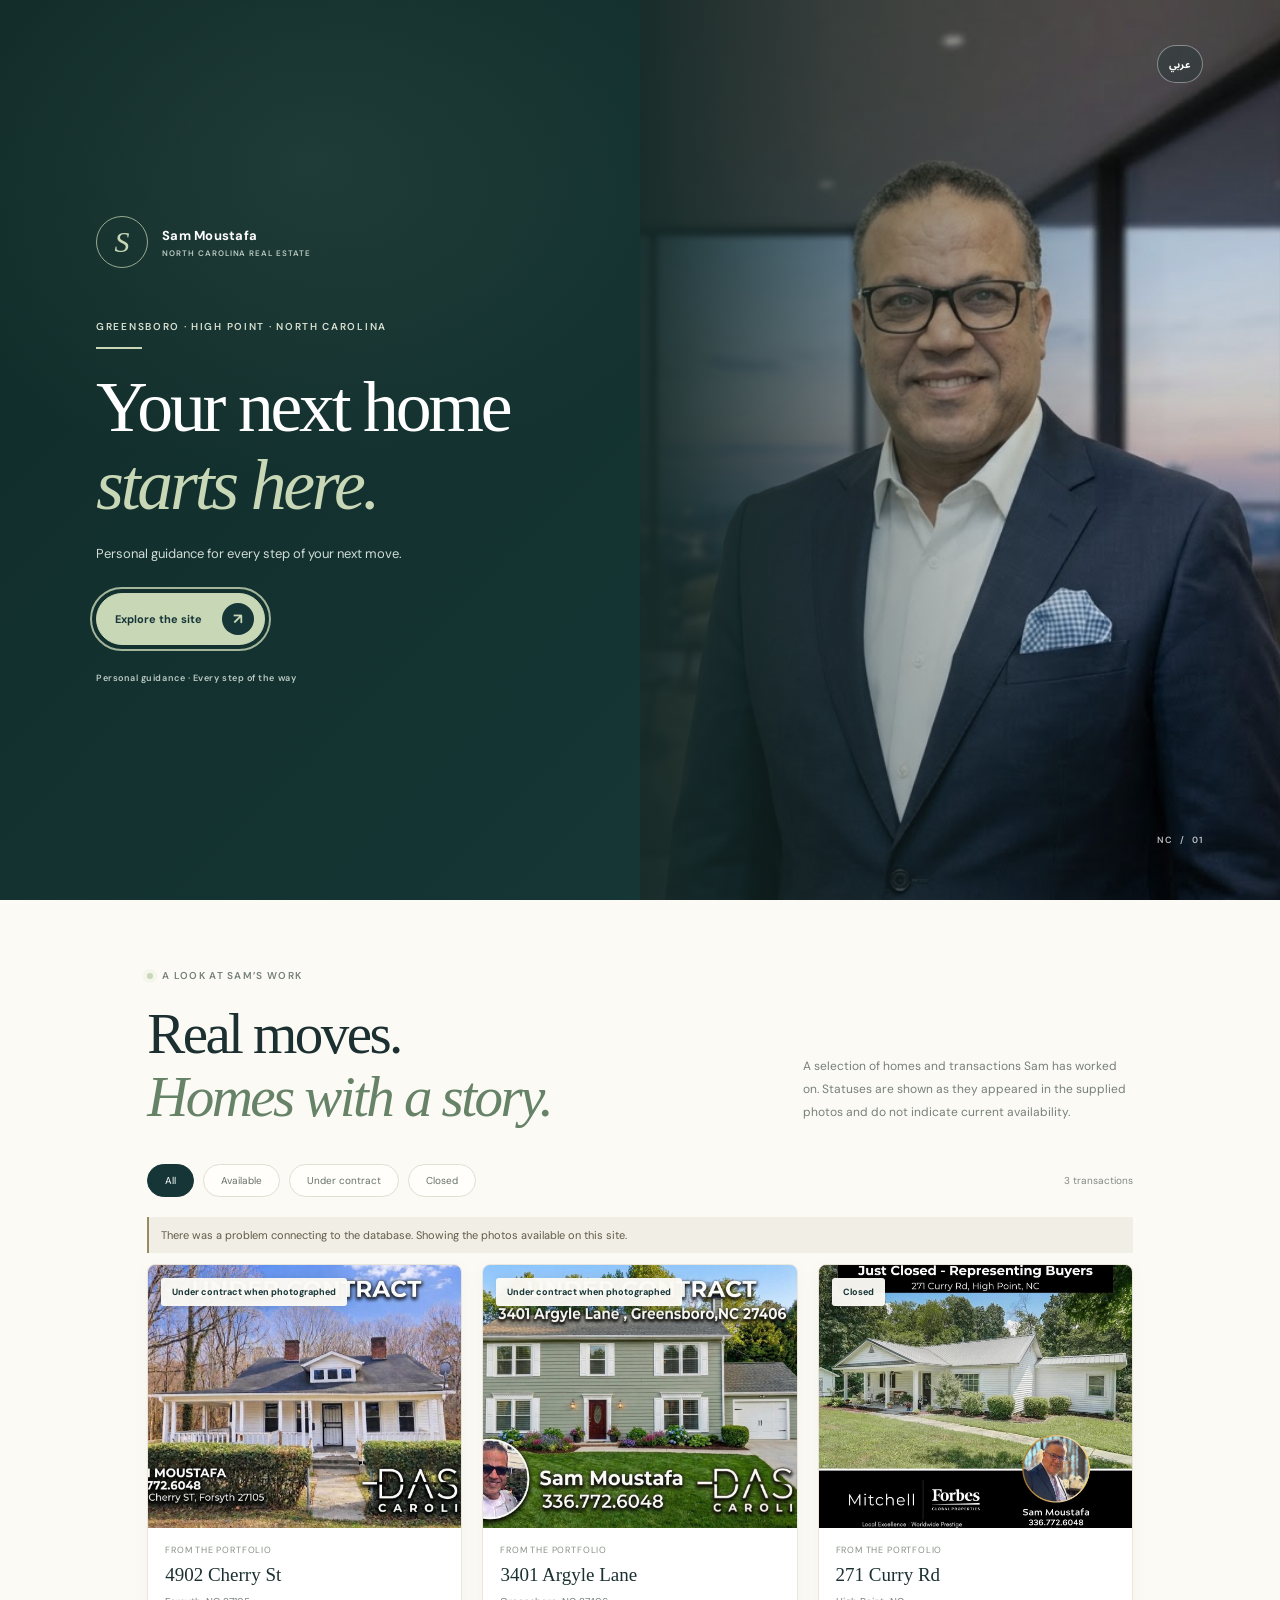
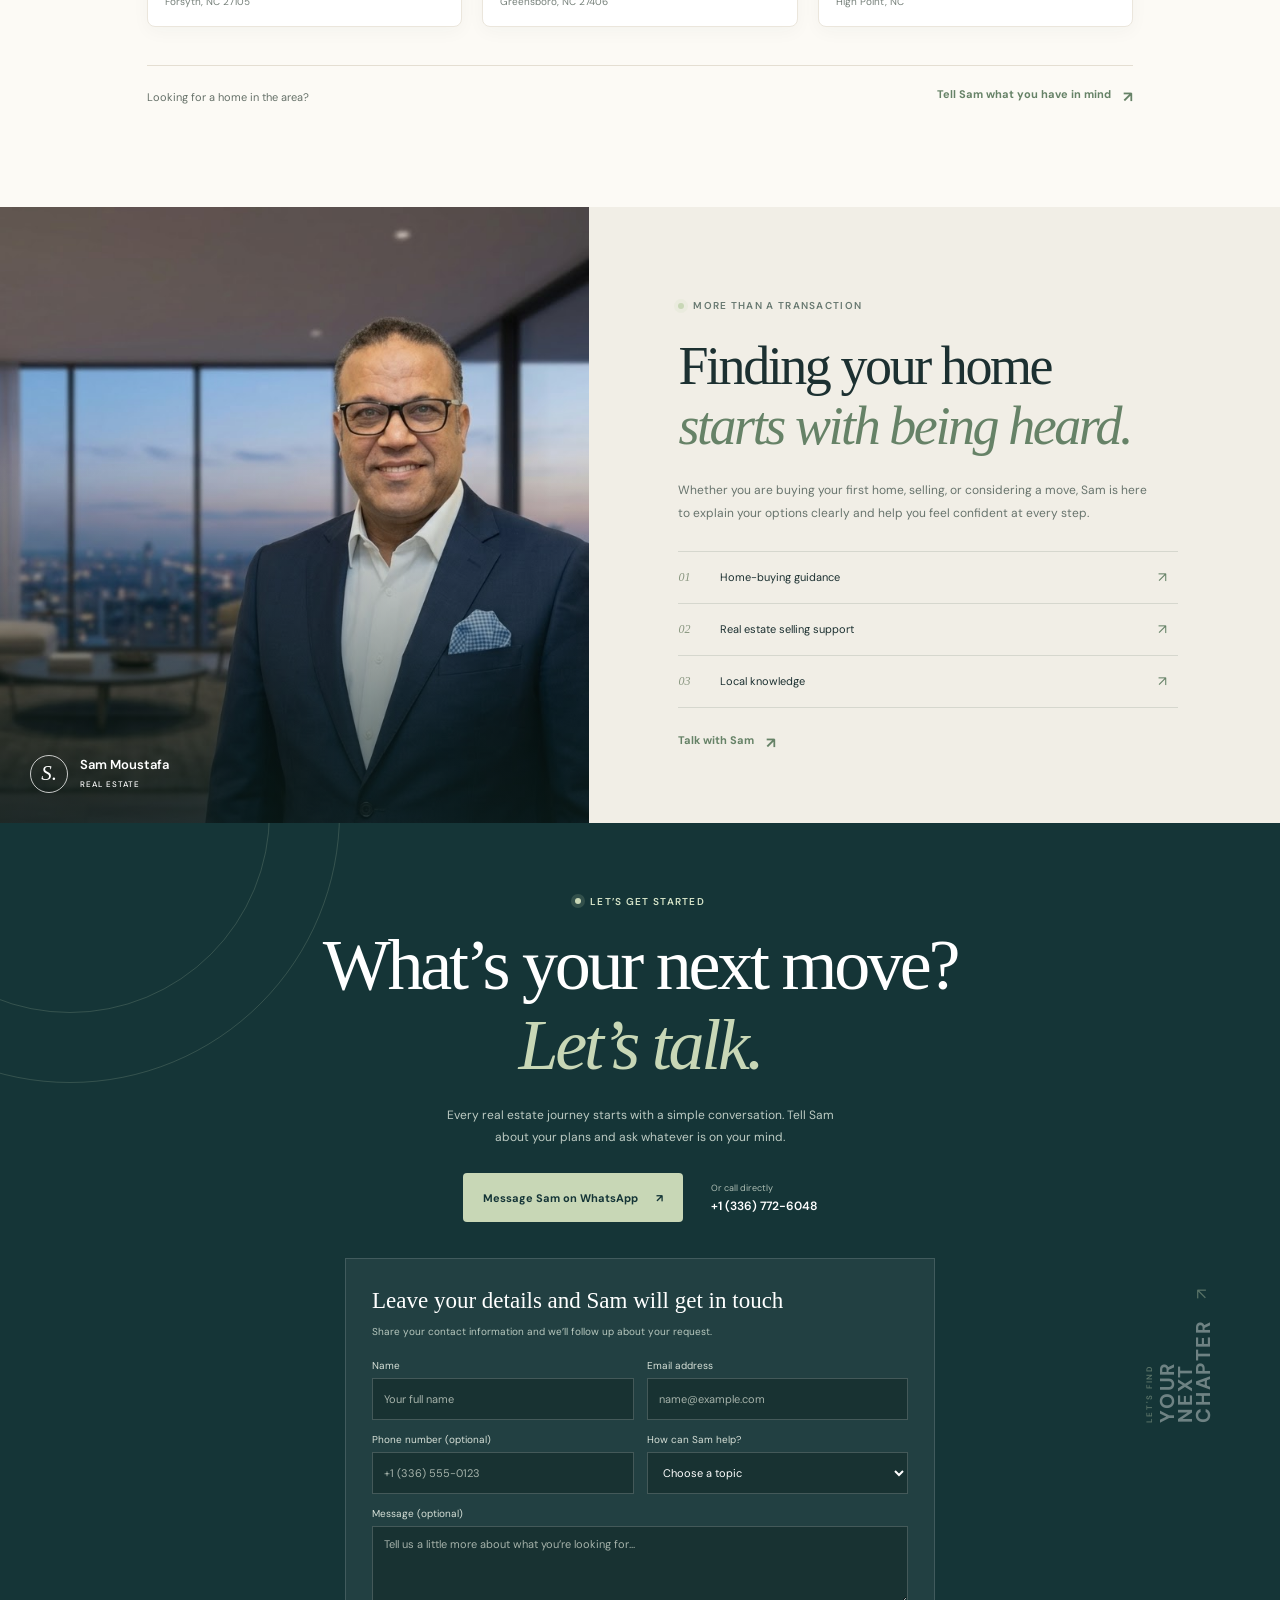
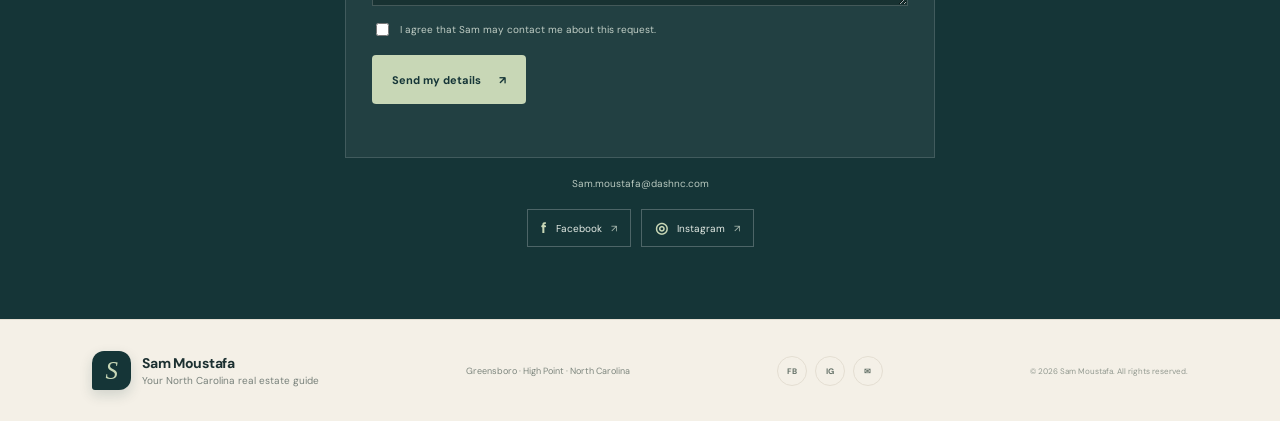
<file: index.html>
<!doctype html>
<html lang="en" dir="ltr">
<head>
  <meta charset="utf-8">
  <meta name="viewport" content="width=device-width, initial-scale=1">
  <meta name="theme-color" content="#153537">
  <meta name="description" content="Sam Moustafa, your real estate guide in Greensboro and High Point, North Carolina.">
  <title>Sam Moustafa | North Carolina Real Estate</title>
  <link rel="stylesheet" href="style.css">
  <script src="supabase-config.js"></script>
  <script src="script.js" defer></script>
</head>
<body>

  <div class="intro-screen" id="introScreen" role="dialog" aria-modal="true" aria-labelledby="introTitle" aria-hidden="true">
    <div class="intro-backdrop" aria-hidden="true"></div>
    <button class="intro-language-toggle" id="introLanguageToggle" type="button" aria-label="Switch language">عربي</button>
    <div class="intro-content">
      <div class="intro-brand">
        <span class="intro-mark" aria-hidden="true">S</span>
        <span class="intro-brand-copy"><strong>Sam Moustafa</strong><small data-i18n="introBrandSubtitle">عقارات · كارولاينا الشمالية</small></span>
      </div>
      <p class="intro-kicker" data-i18n="introKicker">جرينزبورو · هاي بوينت · كارولاينا الشمالية</p>
      <span class="intro-rule" aria-hidden="true"></span>
      <h1 id="introTitle" data-i18n="introTitle">بيتك القادم<br><em>يبدأ بخطوة صح.</em></h1>
      <p class="intro-copy" data-i18n="introCopy">نساعدك تلاقي المكان المناسب وتبدأ رحلتك العقارية بثقة.</p>
      <button class="intro-enter" id="introEnter" type="button">
        <span data-i18n="introEnter">اكتشف الموقع</span><span aria-hidden="true">↗</span>
      </button>
      <p class="intro-signature" data-i18n="introFoot">خدمة شخصية · إرشاد واضح · خطوة بخطوة</p>
    </div>
    <span class="intro-index" aria-hidden="true">NC&nbsp; / &nbsp;01</span>
  </div>

  <header class="site-header">
    <a class="brand" href="#home" aria-label="Sam Moustafa home">
      <span class="brand-mark" aria-hidden="true">S</span>
      <span class="brand-copy"><strong>Sam Moustafa</strong><small data-i18n="brandSubtitle">مستشارك العقاري في كارولاينا الشمالية</small></span>
    </a>
    <nav class="main-nav" aria-label="Main navigation">
      <a href="#homes" data-i18n="navHomes">عقارات وصفقات</a>
      <a href="#about" data-i18n="navAbout">عن سام</a>
      <a href="#contact" data-i18n="navContact">تواصل</a>
    </nav>
    <div class="header-actions">
      <button class="language-toggle" id="languageToggle" type="button" aria-label="Switch language">EN</button>
      <a class="header-call" href="tel:+13367726048" data-i18n="call">اتصل بسام</a>
      <button class="menu-toggle" id="menuToggle" type="button" aria-label="Open menu" aria-expanded="false"><span></span><span></span></button>
    </div>
  </header>

  <main>
    <section class="hero" id="home">
      <div class="hero-image" role="img" aria-label="Sam Moustafa, real estate professional">
        <div class="hero-shade"></div>
      </div>
      <div class="hero-content">
        <p class="eyebrow"><span class="eyebrow-dot"></span><span data-i18n="heroEyebrow">عقارات في Greensboro وHigh Point</span></p>
        <h1 data-i18n="heroTitle">بيتك القادم<br><em>يبدأ باختيار صح.</em></h1>
        <p class="hero-intro" data-i18n="heroIntro">سام مصطفى يساعدك تلاقي المكان المناسب وتاخد خطواتك العقارية بثقة — من أول سؤال لحد استلام المفتاح.</p>
        <div class="hero-actions">
          <a class="button button-primary" href="#homes"><span data-i18n="exploreHomes">اكتشف الصفقات</span><span aria-hidden="true">↙</span></a>
          <a class="button button-quiet" href="https://wa.me/13367726048?text=Hello%20Sam%2C%20I%27m%20interested%20in%20real%20estate%20in%20North%20Carolina." target="_blank" rel="noopener noreferrer"><span class="whatsapp-icon" aria-hidden="true">↗</span><span data-i18n="whatsappCta">ابدأ محادثة واتساب</span></a>
        </div>
        <div class="hero-note"><span class="note-line"></span><span data-i18n="heroNote">تواصل مباشر. إرشاد واضح. خطوة بخطوة.</span></div>
      </div>
      <div class="hero-stamp" aria-hidden="true"><span>NC</span><small>REAL<br>ESTATE</small></div>
      <a class="scroll-cue" href="#homes"><span></span><small data-i18n="scroll">استكشف</small></a>
    </section>

    <section class="intro-strip" aria-label="Service areas">
      <div class="strip-label" data-i18n="serving">أخدم مجتمعات</div>
      <div class="strip-city">GREENSBORO <span>·</span> HIGH POINT <span>·</span> NORTH CAROLINA</div>
      <div class="strip-mark">LOCAL KNOWLEDGE <span>✳</span> PERSONAL SERVICE</div>
    </section>

    <section class="homes-section section-pad" id="homes">
      <div class="section-heading">
        <div>
          <p class="eyebrow eyebrow-dark"><span class="eyebrow-dot"></span><span data-i18n="portfolioLabel">من سجلّ أعمال سام</span></p>
          <h2 data-i18n="homesTitle">خطوات حقيقية<br><em>وبيوت لها حكاية.</em></h2>
        </div>
        <p class="section-description" data-i18n="homesDescription">مجموعة من العقارات والصفقات التي شارك سام في إنجازها. الحالات الموضحة هي كما وردت في الصور المرسلة، وليست إعلانًا عن توفر العقار الآن.</p>
      </div>
      <div class="filter-row" role="group" aria-label="Filter properties">
        <button class="filter-button is-active" type="button" data-filter="all" data-i18n="filterAll">الكل</button>
        <button class="filter-button" type="button" data-filter="available" data-i18n="filterAvailable">متاح</button>
        <button class="filter-button" type="button" data-filter="under_contract" data-i18n="filterContract">تحت العقد</button>
        <button class="filter-button" type="button" data-filter="closed" data-i18n="filterClosed">تم الإغلاق</button>
        <span class="results-count" id="resultsCount" aria-live="polite"></span>
      </div>
      <p class="site-notice" id="siteNotice" role="status" hidden></p>
      <div class="property-grid" id="propertyGrid" aria-live="polite"></div>
      <div class="portfolio-cta">
        <span data-i18n="lookingForHome">بتدور على بيت في المنطقة؟</span>
        <a href="https://wa.me/13367726048?text=Hello%20Sam%2C%20I%27m%20looking%20for%20a%20home%20in%20North%20Carolina." target="_blank" rel="noopener noreferrer"><span data-i18n="tellUs">احكي لسام عن اللي بتدور عليه</span><span aria-hidden="true">↗</span></a>
      </div>
    </section>

    <section class="about-section" id="about">
      <div class="about-photo">
        <img src="imeges/1791317558139.jpg.jpeg" alt="Sam Moustafa" loading="lazy">
        <div class="photo-caption"><span class="caption-mark">S.</span><span>Sam Moustafa<br><small>REAL ESTATE</small></span></div>
      </div>
      <div class="about-content">
        <p class="eyebrow"><span class="eyebrow-dot"></span><span data-i18n="aboutLabel">أكتر من مجرد صفقة</span></p>
        <h2 data-i18n="aboutTitle">اختيار بيتك<br><em>يستاهل حد يسمعك.</em></h2>
        <p class="about-copy" data-i18n="aboutCopy">سواء بتشتري بيتك الأول، بتبيع، أو بتفكر تنتقل لمنطقة جديدة، سام موجود عشان يشرح لك الخيارات بوضوح ويساعدك تمشي في كل خطوة وأنت مطمّن.</p>
        <div class="service-list">
          <div><span>01</span><p data-i18n="serviceBuy">مساعدة في شراء منزل</p><b aria-hidden="true">↗</b></div>
          <div><span>02</span><p data-i18n="serviceSell">إرشاد في بيع العقارات</p><b aria-hidden="true">↗</b></div>
          <div><span>03</span><p data-i18n="serviceLocal">معرفة محلية بالمنطقة</p><b aria-hidden="true">↗</b></div>
        </div>
        <a class="text-link" href="tel:+13367726048"><span data-i18n="talkToSam">اتكلم مع سام</span><span aria-hidden="true">↗</span></a>
      </div>
    </section>

    <section class="contact-section" id="contact">
      <div class="contact-orb orb-one"></div><div class="contact-orb orb-two"></div>
      <div class="contact-inner">
        <p class="eyebrow"><span class="eyebrow-dot"></span><span data-i18n="contactLabel">خلّينا نبدأ</span></p>
        <h2 data-i18n="contactTitle">الخطوة الجاية؟<br><em>خلّينا نتكلم.</em></h2>
        <p data-i18n="contactCopy">كل رحلة عقارية بتبدأ بمحادثة بسيطة. احكي لسام عن خططك واسأله أي سؤال في بالك.</p>
        <div class="contact-actions">
          <a class="button button-light" href="https://wa.me/13367726048?text=Hello%20Sam%2C%20I%27d%20like%20to%20talk%20about%20real%20estate." target="_blank" rel="noopener noreferrer"><span data-i18n="messageWhatsApp">راسل سام على واتساب</span><span aria-hidden="true">↗</span></a>
          <a class="contact-phone" href="tel:+13367726048"><small data-i18n="callDirectly">أو اتصل مباشرة</small><strong>+1 (336) 772-6048</strong></a>
        </div>
        <form class="lead-form" id="leadForm">
          <div class="form-heading">
            <h3 data-i18n="formTitle">سيب بياناتك وسام هيتواصل معاك</h3>
            <p data-i18n="formIntro">اكتب معلومات التواصل وهنرجع لك بخصوص طلبك.</p>
          </div>
          <div class="form-grid">
            <label class="form-field">
              <span data-i18n="nameLabel">الاسم</span>
              <input name="name" type="text" autocomplete="name" maxlength="100" required data-i18n-placeholder="namePlaceholder" placeholder="اسمك بالكامل">
            </label>
            <label class="form-field">
              <span data-i18n="emailLabel">البريد الإلكتروني</span>
              <input name="email" type="email" autocomplete="email" maxlength="254" required data-i18n-placeholder="emailPlaceholder" placeholder="name@example.com">
            </label>
            <label class="form-field">
              <span data-i18n="phoneLabel">رقم الهاتف (اختياري)</span>
              <input name="phone" type="tel" autocomplete="tel" maxlength="30" data-i18n-placeholder="phonePlaceholder" placeholder="+1 (336) 555-0123">
            </label>
            <label class="form-field">
              <span data-i18n="interestLabel">كيف يقدر سام يساعدك؟</span>
              <select name="interest">
                <option value="" data-i18n="interestDefault">اختر طلبك</option>
                <option value="buy" data-i18n="interestBuy">شراء منزل</option>
                <option value="sell" data-i18n="interestSell">بيع منزل</option>
                <option value="other" data-i18n="interestOther">استفسار آخر</option>
              </select>
            </label>
            <label class="form-field form-field-wide">
              <span data-i18n="messageLabel">رسالتك (اختياري)</span>
              <textarea name="message" rows="3" maxlength="2000" data-i18n-placeholder="messagePlaceholder" placeholder="احكي لنا أكتر عن اللي بتدور عليه..."></textarea>
            </label>
          </div>
          <label class="form-consent">
            <input name="consent" type="checkbox" required>
            <span data-i18n="consentText">أوافق أن يتواصل معي سام بخصوص هذا الطلب.</span>
          </label>
          <label class="form-honeypot" aria-hidden="true">Leave this field empty<input name="website" type="text" tabindex="-1" autocomplete="off"></label>
          <button class="button button-light form-submit" type="submit"><span data-i18n="submitLead">إرسال بياناتي</span><span aria-hidden="true">↗</span></button>
          <p class="form-status" id="leadFormStatus" role="status" aria-live="polite"></p>
        </form>
        <a class="contact-email" href="mailto:Sam.moustafa@dashnc.com">Sam.moustafa@dashnc.com</a>
        <div class="contact-socials" aria-label="Social media">
          <a href="https://www.facebook.com/share/1FVqzR3MSb/" target="_blank" rel="noopener noreferrer"><span aria-hidden="true">f</span><span data-i18n="facebook">Facebook</span><span aria-hidden="true">↗</span></a>
          <a href="https://instagram.com/said.moustafa.180" target="_blank" rel="noopener noreferrer"><span aria-hidden="true">◎</span><span data-i18n="instagram">Instagram</span><span aria-hidden="true">↗</span></a>
        </div>
      </div>
      <div class="contact-side" aria-hidden="true"><span>LET'S FIND</span><strong>YOUR<br>NEXT<br>CHAPTER</strong><i>↗</i></div>
    </section>
  </main>

  <footer class="site-footer">
    <a class="brand footer-brand" href="#home">
      <span class="brand-mark" aria-hidden="true">S</span>
      <span class="brand-copy"><strong>Sam Moustafa</strong><small data-i18n="brandSubtitle">مستشارك العقاري في كارولاينا الشمالية</small></span>
    </a>
    <p class="footer-area" data-i18n="footerArea">Greensboro · High Point · North Carolina</p>
    <div class="footer-socials">
      <a href="https://www.facebook.com/share/1FVqzR3MSb/" target="_blank" rel="noopener noreferrer" aria-label="Facebook">FB</a>
      <a href="https://instagram.com/said.moustafa.180" target="_blank" rel="noopener noreferrer" aria-label="Instagram">IG</a>
      <a href="mailto:Sam.moustafa@dashnc.com" aria-label="Email">✉</a>
    </div>
    <small class="copyright">© <span id="year"></span> Sam Moustafa. <span data-i18n="rights">جميع الحقوق محفوظة.</span></small>
  </footer>
</body>
</html>
</file>
<file: style.css>
@import url('https://fonts.googleapis.com/css2?family=DM+Sans:wght@400;500;600;700&family=Manrope:wght@400;500;600;700;800&family=Noto+Sans+Arabic:wght@400;500;600;700;800&display=swap');

:root {
  --ink: #1c3031;
  --deep: #153537;
  --green: #c8d7b6;
  --cream: #f3efe6;
  --paper: #fcfaf5;
  --muted: #707c78;
  --line: #e4ded2;
  --accent: #668267;
  --shadow: 0 18px 48px rgba(27, 47, 45, .11);
  --serif: Georgia, 'Times New Roman', serif;
  --sans: 'DM Sans', 'Manrope', sans-serif;
  --arabic: 'Noto Sans Arabic', Tahoma, sans-serif;
}

* { box-sizing: border-box; }
html { scroll-behavior: smooth; scroll-padding-top: 96px; }
body { margin: 0; background: var(--paper); color: var(--ink); font-family: var(--sans), var(--arabic); -webkit-font-smoothing: antialiased; }
body[dir="rtl"] { font-family: var(--arabic), var(--sans); }
a { color: inherit; text-decoration: none; }
button { font: inherit; }
.intro-open { overflow: hidden; }
.intro-screen { position: fixed; inset: 0; z-index: 20; display: flex; align-items: center; overflow: hidden; color: #fff; background: #102b28; visibility: hidden; pointer-events: none; }
.intro-screen.is-active { visibility: visible; pointer-events: auto; }
.intro-screen.is-opening { animation: intro-open .62s cubic-bezier(.22, .61, .36, 1) forwards; }
.intro-screen.is-opening .intro-content { animation: intro-content-exit .3s ease-in both; }
.intro-screen.is-opening .intro-backdrop::before { animation: none; transform: scale(1.035); transition: transform .62s cubic-bezier(.22, .61, .36, 1); }
.intro-backdrop { position: absolute; inset: 0; background: radial-gradient(ellipse at 24% 18%, rgba(200,215,182,.08), transparent 31%), linear-gradient(135deg, #102b28, #173b3b); }
.intro-backdrop::before { content: ""; position: absolute; inset-block: 0; inset-inline-end: 0; width: 50%; background-image: linear-gradient(90deg, rgba(16,43,40,.94) 0%, rgba(16,43,40,.46) 34%, rgba(16,43,40,.04) 78%), url('imeges/1791317558139.jpg.jpeg'); background-position: center, 94% 42%; background-size: cover; filter: saturate(.78); animation: intro-photo 1.5s cubic-bezier(.2,.7,.2,1) both; }
body[dir="rtl"] .intro-backdrop::before { background-image: linear-gradient(270deg, rgba(16,43,40,.94) 0%, rgba(16,43,40,.46) 34%, rgba(16,43,40,.04) 78%), url('imeges/1791317558139.jpg.jpeg'); }
body[dir="rtl"] .intro-content h1 { font: 700 clamp(42px, 5vw, 66px)/1.45 var(--arabic); letter-spacing: 0; }
body[dir="rtl"] .intro-kicker, body[dir="rtl"] .intro-signature { letter-spacing: 0; }
.intro-language-toggle { position: absolute; z-index: 2; top: 5%; inset-inline-end: 6%; min-width: 46px; min-height: 38px; padding: 0 11px; border: 1px solid rgba(255,255,255,.4); border-radius: 30px; background: rgba(15,43,43,.28); color: #fff; font-size: 10px; font-weight: 700; cursor: pointer; transition: background .2s, border-color .2s; }
.intro-language-toggle:hover { border-color: var(--green); background: rgba(15,43,43,.65); }
.intro-content { position: relative; z-index: 1; width: min(660px, 46%); margin-inline-start: max(7.5%, calc((100vw - 1200px) / 2)); padding-block: 50px; }
.intro-content > * { animation: intro-rise .75s both; }
.intro-brand { display: flex; align-items: center; gap: 14px; margin-bottom: 52px; animation-delay: .08s; }
.intro-mark { display: grid; place-items: center; flex: 0 0 52px; width: 52px; height: 52px; border: 1px solid rgba(200,215,182,.72); border-radius: 50%; color: var(--green); font: italic 30px var(--serif); }
.intro-brand-copy { display: flex; flex-direction: column; gap: 4px; }
.intro-brand-copy strong { color: #fff; font: 700 13px var(--sans); letter-spacing: .02em; }
.intro-brand-copy small { color: #bbc9c1; font: 600 8px var(--sans); letter-spacing: .12em; }
.intro-kicker { margin: 0 0 14px; color: #d7e0d1; font: 600 10px var(--sans); letter-spacing: .17em; animation-delay: .18s; }
.intro-rule { display: block; width: 46px; height: 2px; margin-bottom: 20px; background: var(--green); animation-delay: .28s; }
.intro-content h1 { margin: 0; font: 500 clamp(48px, 5.6vw, 72px)/1.08 var(--serif); letter-spacing: -.045em; animation-delay: .34s; }
.intro-content h1 em { color: var(--green); font-weight: 400; }
.intro-copy { max-width: 430px; margin: 18px 0 26px; color: #d1dcd6; font-size: 13px; line-height: 1.9; animation-delay: .44s; }
.intro-enter { min-height: 52px; display: inline-flex; align-items: center; gap: 20px; padding: 0 10px 0 18px; border: 1px solid var(--green); border-radius: 40px; background: var(--green); color: var(--deep); font-size: 11px; font-weight: 700; cursor: pointer; transition: background .2s, color .2s, transform .2s, box-shadow .2s; animation-delay: .54s; }
.intro-enter:hover { transform: translateY(-2px); background: #d8e3cc; box-shadow: 0 10px 28px rgba(200,215,182,.2); }
.intro-enter:focus-visible { outline: 2px solid rgba(200,215,182,.8); outline-offset: 4px; }
.intro-enter span:last-child { display: grid; place-items: center; width: 32px; height: 32px; border-radius: 50%; background: var(--deep); color: var(--green); font-size: 15px; }
.intro-signature { margin: 27px 0 0; color: #bdcbc3; font: 600 9px var(--sans); letter-spacing: .06em; animation-delay: .64s; }
.intro-index { position: absolute; z-index: 1; inset-inline-end: 6%; bottom: 6%; color: rgba(255,255,255,.72); font: 600 9px var(--sans); letter-spacing: .14em; }
@keyframes intro-rise { from { opacity: 0; transform: translateY(18px); } to { opacity: 1; transform: translateY(0); } }
@keyframes intro-content-exit { to { opacity: 0; transform: translateY(-18px); } }
@keyframes intro-photo { from { opacity: .35; transform: scale(1.07); } to { opacity: 1; transform: scale(1); } }
@keyframes intro-open { to { opacity: 0; transform: translateY(-10px) scale(1.015); } }
.site-header { height: 82px; padding: 0 7.2%; display: flex; align-items: center; justify-content: space-between; background: rgba(252,250,245,.94); backdrop-filter: blur(14px); position: sticky; top: 0; z-index: 5; border-bottom: 1px solid rgba(228,222,210,.8); }
.brand { display: inline-flex; align-items: center; gap: 11px; min-width: 220px; }
.brand-mark { display: grid; place-items: center; width: 39px; height: 39px; color: var(--green); background: var(--deep); font: italic 25px var(--serif); border-radius: 12px 12px 12px 3px; box-shadow: 0 5px 13px rgba(21,53,55,.16); }
.brand-copy { display: flex; flex-direction: column; gap: 2px; }
.brand-copy strong { font: 700 14px var(--sans); letter-spacing: -.02em; }
.brand-copy small { color: #78817b; font-size: 10px; }
.main-nav { display: flex; align-items: center; gap: 38px; }
.main-nav a { color: #4d5c55; font-size: 12px; transition: color .2s; }
.main-nav a:hover, .footer-socials a:hover { color: var(--accent); }
.header-actions { display: flex; align-items: center; gap: 15px; }
.language-toggle { width: 35px; height: 35px; padding: 0; border: 1px solid var(--line); border-radius: 50%; color: var(--ink); background: transparent; font-size: 10px; font-weight: 700; cursor: pointer; }
.header-call { color: var(--paper); background: var(--deep); padding: 12px 19px; border-radius: 4px; font-size: 11px; transition: background .2s, transform .2s; }
.header-call:hover { background: #234b4b; transform: translateY(-1px); }
.menu-toggle { display: none; border: 0; background: transparent; padding: 8px; cursor: pointer; }
.menu-toggle span { display: block; width: 20px; height: 1px; margin: 5px; background: var(--ink); }

.hero { min-height: 615px; height: min(700px, calc(100svh - 82px)); position: relative; overflow: hidden; display: flex; align-items: center; background: var(--deep); color: white; }
.hero-image { position: absolute; inset: 0 0 0 37%; background-image: url('imeges/1791317558139.jpg.jpeg'); background-size: cover; background-position: 94% 42%; }
.hero-shade { position: absolute; inset: 0; background: linear-gradient(90deg, #153537 0%, rgba(21,53,55,.97) 17%, rgba(21,53,55,.72) 43%, rgba(21,53,55,.08) 100%), linear-gradient(0deg, rgba(21,53,55,.36), transparent 45%); }
.hero-content { position: relative; z-index: 1; width: min(600px, 58%); margin-inline-start: 12.4%; padding-block: 55px; }
.eyebrow { display: flex; align-items: center; gap: 9px; color: #d5e3c8; text-transform: uppercase; letter-spacing: .13em; font: 600 10px var(--sans); margin: 0 0 25px; }
.eyebrow-dot { width: 6px; height: 6px; background: var(--green); border-radius: 50%; box-shadow: 0 0 0 4px rgba(200,215,182,.16); }
.hero h1, .section-heading h2, .about-content h2, .contact-inner h2 { margin: 0; font: 500 clamp(46px, 6.3vw, 78px)/1.11 var(--serif); letter-spacing: -.045em; }
h1 em, h2 em { color: var(--green); font-weight: 400; }
.hero-intro { max-width: 415px; margin: 25px 0 27px; color: #c4d0cb; font-size: 14px; line-height: 1.95; }
.hero-actions { display: flex; align-items: center; gap: 24px; }
.button { min-height: 49px; display: inline-flex; align-items: center; justify-content: center; gap: 18px; padding: 0 20px; border-radius: 4px; font-size: 11px; font-weight: 700; transition: transform .2s, background .2s, box-shadow .2s; }
.button:hover { transform: translateY(-2px); }
.button-primary { color: var(--deep); background: var(--green); box-shadow: 0 8px 22px rgba(200,215,182,.16); }
.button-primary:hover { background: #d8e3cc; box-shadow: 0 10px 24px rgba(200,215,182,.24); }
.button-primary > span:last-child { font-size: 17px; }
.button-quiet { color: #fff; gap: 9px; padding-inline: 0; }
.whatsapp-icon { color: var(--green); font-size: 17px; }
.hero-note { display: flex; align-items: center; gap: 12px; margin-top: 48px; color: #a7b7ae; font-size: 10px; }
.note-line { display: block; width: 35px; height: 1px; background: #91a284; }
.hero-stamp { position: absolute; right: 7.3%; bottom: 14%; display: flex; align-items: center; gap: 9px; border: 1px solid rgba(255,255,255,.35); border-radius: 50%; width: 76px; height: 76px; justify-content: center; transform: rotate(-12deg); color: #fff; }
.hero-stamp span { font: italic 23px var(--serif); color: var(--green); }
.hero-stamp small { font: 700 7px/1.3 var(--sans); letter-spacing: .1em; }
.scroll-cue { position: absolute; bottom: 22px; left: 50%; display: flex; align-items: center; gap: 9px; color: #b6c4bc; font-size: 9px; }
.scroll-cue span { display: block; width: 28px; height: 1px; background: #8a9c92; }

.intro-strip { display: grid; grid-template-columns: 1fr 2fr 1fr; align-items: center; min-height: 82px; padding: 0 7.2%; border-bottom: 1px solid var(--line); background: #f7f4ed; color: var(--muted); }
.strip-label { font-size: 10px; }
.strip-city { text-align: center; font: 700 10px var(--sans); letter-spacing: .13em; color: #52615a; }
.strip-city span { color: var(--accent); padding: 0 11px; }
.strip-mark { text-align: end; font: 600 8px var(--sans); letter-spacing: .1em; }
.strip-mark span { color: var(--accent); padding: 0 7px; }
.section-pad { padding: 105px 11.5% 100px; }
.homes-section { background: var(--paper); }
.section-heading { display: flex; align-items: end; justify-content: space-between; gap: 35px; }
.eyebrow-dark { color: #75817a; margin-bottom: 20px; }
.section-heading h2, .about-content h2 { color: var(--ink); font-size: clamp(39px, 4.7vw, 57px); }
.section-heading h2 em, .about-content h2 em { color: var(--accent); }
.section-description { max-width: 330px; margin: 0 0 5px; color: #76807a; font-size: 12px; line-height: 1.9; }
.filter-row { display: flex; align-items: center; gap: 9px; margin: 35px 0 20px; }
.filter-button { border: 1px solid var(--line); background: #fffefa; color: #667169; border-radius: 30px; padding: 9px 17px; font-size: 10px; cursor: pointer; transition: all .18s; }
.filter-button:hover, .filter-button.is-active { border-color: var(--deep); background: var(--deep); color: white; }
.results-count { margin-inline-start: auto; color: #818982; font-size: 10px; }
.site-notice { border-inline-start: 2px solid #9a8a61; padding: 9px 12px; background: #f1eee5; color: #625b48; font-size: 11px; line-height: 1.7; }
.property-grid { display: grid; grid-template-columns: repeat(3, minmax(0, 1fr)); gap: 20px; }
.property-card { min-width: 0; overflow: hidden; background: #fff; border: 1px solid #ebe6dc; border-radius: 8px; box-shadow: 0 5px 18px rgba(27,47,45,.035); transition: transform .25s, box-shadow .25s; }
.property-card:hover { transform: translateY(-5px); box-shadow: var(--shadow); }
.property-image-wrap { position: relative; overflow: hidden; aspect-ratio: 1.19; background: #e7e6df; }
.property-image { display: block; width: 100%; height: 100%; object-fit: cover; transition: transform .5s; }
.property-card:hover .property-image { transform: scale(1.04); }
.property-status { position: absolute; top: 13px; left: 13px; padding: 8px 11px; border-radius: 3px; background: rgba(252,250,245,.96); color: var(--deep); font-size: 9px; font-weight: 700; box-shadow: 0 3px 12px rgba(15,35,34,.12); }
.property-details { padding: 16px 17px 18px; }
.property-kind { margin: 0 0 7px; color: #879087; font-size: 9px; letter-spacing: .09em; text-transform: uppercase; }
.property-title { margin: 0; color: var(--ink); font: 500 19px/1.3 var(--serif); }
.property-location { margin: 7px 0 0; color: #76807a; font-size: 10px; }
.property-description { margin: 12px 0 0; color: #6d7770; font-size: 10px; line-height: 1.7; }
.portfolio-cta { display: flex; justify-content: space-between; align-items: center; border-top: 1px solid var(--line); margin-top: 38px; padding-top: 21px; color: #667169; font-size: 11px; }
.portfolio-cta a, .text-link { display: inline-flex; gap: 12px; color: var(--accent); font-weight: 700; }
.portfolio-cta a span:last-child, .text-link span:last-child { font-size: 15px; }
.empty-state { grid-column: 1 / -1; padding: 32px; border: 1px dashed var(--line); color: var(--muted); text-align: center; font-size: 12px; }

.about-section { display: grid; grid-template-columns: .92fr 1.08fr; min-height: 600px; background: #f1eee6; }
.about-photo { min-height: 600px; position: relative; overflow: hidden; background: #d7d8d0; }
.about-photo > img { width: 100%; height: 100%; position: absolute; inset: 0; object-fit: cover; object-position: 85% center; }
.about-photo::after { content: ""; position: absolute; inset: 40% 0 0; background: linear-gradient(transparent, rgba(11,30,27,.7)); }
.photo-caption { position: absolute; z-index: 1; bottom: 30px; left: 30px; display: flex; align-items: center; gap: 12px; color: white; font: 600 13px/1.4 var(--sans); }
.caption-mark { display: grid; place-items: center; width: 38px; height: 38px; border: 1px solid rgba(255,255,255,.75); border-radius: 50%; font: italic 21px var(--serif); }
.photo-caption small { font: 500 8px var(--sans); letter-spacing: .12em; }
.about-content { padding: 92px clamp(35px, 8vw, 115px) 70px clamp(35px, 7vw, 95px); align-self: center; }
.about-content .eyebrow { color: #687971; }
.about-content h2 { font-size: clamp(38px, 4.5vw, 54px); }
.about-copy { max-width: 475px; margin: 22px 0 25px; color: #68746d; font-size: 12px; line-height: 1.95; }
.service-list { border-top: 1px solid #d6d7ce; }
.service-list > div { display: grid; grid-template-columns: 42px 1fr 20px; align-items: center; min-height: 52px; border-bottom: 1px solid #d6d7ce; }
.service-list span { color: #8a9781; font: italic 12px var(--serif); }
.service-list p { margin: 0; font-size: 11px; }
.service-list b { color: var(--accent); font-size: 14px; font-weight: 400; }
.text-link { margin-top: 25px; font-size: 11px; }

.contact-section { min-height: 440px; overflow: hidden; position: relative; display: flex; align-items: center; justify-content: center; background: var(--deep); color: white; padding: 72px 8%; }
.contact-inner { width: min(670px, 75%); position: relative; z-index: 1; }
.contact-inner .eyebrow { justify-content: center; margin-bottom: 18px; }
.contact-inner h2 { text-align: center; font-size: clamp(48px, 6vw, 72px); }
.contact-inner h2 em { color: var(--green); }
.contact-inner > p:not(.eyebrow) { max-width: 420px; margin: 18px auto 24px; text-align: center; color: #bdcbc3; font-size: 12px; line-height: 1.9; }
.contact-actions { display: flex; justify-content: center; align-items: center; gap: 28px; }
.lead-form { width: min(100%, 590px); margin: 36px auto 0; padding: 26px; background: rgba(255,255,255,.055); border: 1px solid rgba(255,255,255,.14); text-align: start; }
.form-heading { margin-bottom: 19px; }
.form-heading h3 { margin: 0; color: #fff; font: 500 23px/1.35 var(--serif); }
.form-heading p { margin: 7px 0 0; color: #b8c8bf; font-size: 10px; line-height: 1.7; }
.form-grid { display: grid; grid-template-columns: repeat(2, minmax(0, 1fr)); gap: 13px; }
.form-field { display: flex; min-width: 0; flex-direction: column; gap: 6px; color: #d7e0d8; font-size: 10px; }
.form-field-wide { grid-column: 1 / -1; }
.form-field input, .form-field select, .form-field textarea { width: 100%; min-height: 42px; padding: 10px 11px; border: 1px solid rgba(255,255,255,.19); border-radius: 0; outline: none; background: rgba(6,25,22,.35); color: white; font: 400 11px var(--sans), var(--arabic); }
.form-field input:focus, .form-field select:focus, .form-field textarea:focus { border-color: var(--green); box-shadow: 0 0 0 2px rgba(196,217,168,.12); }
.form-field input::placeholder, .form-field textarea::placeholder { color: #a5b2aa; }
.form-field select { color-scheme: dark; }
.form-field textarea { resize: vertical; min-height: 80px; }
.form-consent { display: flex; align-items: center; gap: 8px; margin-top: 14px; color: #c0cdc5; font-size: 10px; }
.form-consent input { accent-color: var(--green); }
.form-submit { margin-top: 16px; border: 0; cursor: pointer; }
.form-submit:disabled { cursor: wait; opacity: .7; }
.form-status { min-height: 16px; margin: 11px 0 0; font-size: 10px; line-height: 1.7; }
.form-status[data-kind="success"] { color: var(--green); }
.form-status[data-kind="error"] { color: #ffd0bd; }
.form-honeypot { position: absolute; width: 1px; height: 1px; overflow: hidden; clip: rect(0, 0, 0, 0); white-space: nowrap; }
.button-light { color: var(--deep); background: var(--green); }
.button-light:hover { background: #d8e3cc; }
.contact-phone { display: flex; flex-direction: column; gap: 4px; }
.contact-phone small { color: #aebeb4; font-size: 9px; }
.contact-phone strong { font: 600 12px var(--sans); }
.contact-email { display: block; width: fit-content; margin: 19px auto 0; color: #b8c8bf; font-size: 10px; }
.contact-socials { display: flex; justify-content: center; gap: 10px; margin-top: 19px; }
.contact-socials a { display: inline-flex; align-items: center; gap: 9px; min-height: 38px; padding: 0 13px; border: 1px solid rgba(255,255,255,.24); color: #e4ebe5; font-size: 10px; transition: border-color .2s, background .2s; }
.contact-socials a:hover { border-color: var(--green); background: rgba(196,217,168,.08); }
.contact-socials a span:first-child { color: var(--green); font: 700 15px var(--sans); }
.contact-socials a span:last-child { color: #aebeb4; }
.contact-side { position: absolute; top: 50%; right: 4%; display: flex; flex-direction: column; gap: 4px; transform: translateY(-50%) rotate(-90deg); transform-origin: center; opacity: .38; }
.contact-side span { color: var(--green); font: 600 8px var(--sans); letter-spacing: .22em; }
.contact-side strong { font: 700 20px/.9 var(--sans); letter-spacing: .08em; }
.contact-side i { position: absolute; right: -30px; bottom: 0; color: var(--green); font-style: normal; }
.contact-orb { position: absolute; border: 1px solid rgba(200,215,182,.18); border-radius: 50%; }
.orb-one { width: 400px; height: 400px; left: -130px; top: -210px; }
.orb-two { width: 540px; height: 540px; left: -200px; top: -280px; }

.site-footer { min-height: 102px; padding: 20px 7.2%; display: flex; align-items: center; justify-content: space-between; gap: 20px; background: #f4f0e7; border-top: 1px solid var(--line); }
.footer-brand { min-width: 220px; }
.footer-area { margin: 0; color: #7d867e; font-size: 9px; }
.footer-socials { display: flex; align-items: center; gap: 8px; }
.footer-socials a { display: grid; place-items: center; width: 30px; height: 30px; border: 1px solid var(--line); border-radius: 50%; color: #647168; font: 700 8px var(--sans); transition: color .2s, border-color .2s, background .2s; }
.footer-socials a:hover { border-color: var(--green); background: #fffefa; }

:where(a, button, input, select, textarea):focus-visible { outline: 3px solid var(--green); outline-offset: 3px; }
.copyright { color: #929990; font-size: 8px; }

html[dir="rtl"] .property-status { left: auto; right: 13px; }
html[dir="rtl"] .about-photo::after { background: linear-gradient(transparent, rgba(11,30,27,.7)); }
html[dir="rtl"] .contact-side { right: auto; left: 4%; }
html[dir="rtl"] .contact-side i { right: auto; left: -30px; }

@media (min-width: 1500px) {
  .site-header, .intro-strip, .site-footer { padding-inline: max(7.2%, calc((100vw - 1300px) / 2)); }
  .hero-content { margin-inline-start: max(12.4%, calc((100vw - 1150px) / 2)); }
}
@media (max-width: 950px) {
  .site-header { padding-inline: 5%; }
  .main-nav { gap: 20px; }
  .brand { min-width: 190px; }
  .hero-content { margin-inline-start: 8%; width: 62%; }
  .hero-image { inset-inline-start: 30%; }
  .section-pad { padding-inline: 7%; }
  .about-content { padding-inline: 45px; }
  .site-footer { padding-inline: 5%; }
}
@media (max-width: 700px) {
  html { scroll-padding-top: 70px; }
  .intro-backdrop { background: linear-gradient(180deg, #102b28 0%, #102b28 45%, #173b3b 100%); }
  .intro-backdrop::before { inset: 0 0 auto; width: 100%; height: 52%; background-image: linear-gradient(0deg, rgba(16,43,40,.98) 0%, rgba(16,43,40,.3) 38%, rgba(16,43,40,0) 100%), url('imeges/1791317558139.jpg.jpeg'); background-position: center, 85% 36%; }
  .intro-content { align-self: flex-end; width: 100%; margin: 0; padding: 24px 8% 8%; text-align: center; }
  .intro-brand { justify-content: center; margin-bottom: 28px; }
  .intro-kicker { letter-spacing: .12em; }
  .intro-rule { margin-inline: auto; }
  .intro-content h1 { font-size: clamp(40px, 10.5vw, 58px); }
  .intro-copy { max-width: 330px; margin: 18px auto 24px; }
  .intro-enter { margin-inline: auto; }
  .intro-signature { margin-top: 22px; }
  body[dir="rtl"] .intro-content h1 { font: 700 clamp(35px, 9.5vw, 50px)/1.5 var(--arabic); letter-spacing: 0; }
  body[dir="rtl"] .intro-kicker { letter-spacing: 0; }
  .intro-index { bottom: 4%; }
  .site-header { height: 70px; padding-inline: 5%; }
  .brand { min-width: 0; }
  .brand-mark { width: 35px; height: 35px; }
  .brand-copy strong { font-size: 12px; }
  .brand-copy small { font-size: 9px; }
  .header-actions { gap: 9px; }
  .header-call { display: none; }
  .menu-toggle { display: block; }
  .main-nav { display: none; position: absolute; top: 70px; inset-inline: 0; padding: 16px 5% 20px; background: var(--paper); border-top: 1px solid var(--line); box-shadow: 0 15px 25px rgba(21,45,41,.08); }
  .main-nav.is-open { display: flex; flex-direction: column; align-items: stretch; gap: 0; }
  .main-nav a { padding: 13px 4px; border-bottom: 1px solid var(--line); }
  .hero { min-height: 670px; height: calc(100svh - 70px); max-height: 780px; align-items: end; }
  .hero-image { inset: 0 0 auto; height: 62%; background-position: 85% 22%; }
  .hero-shade { background: linear-gradient(0deg, rgba(21,53,55,.99) 0%, rgba(21,53,55,.94) 28%, rgba(21,53,55,.35) 67%, rgba(21,53,55,.06) 100%); }
  .hero-content { width: 100%; margin: 0; padding: 0 7% 80px; }
  .hero h1 { max-width: 520px; font-size: clamp(36px, 10vw, 46px); line-height: 1.06; letter-spacing: -.05em; }
  .hero-intro { max-width: 390px; font-size: 12px; margin-block: 16px 20px; }
  .hero-actions { align-items: flex-start; flex-direction: column; gap: 9px; }
  .button { min-height: 45px; padding-inline: 14px; }
  .hero-note { margin-top: 27px; }
  .hero-stamp { width: 61px; height: 61px; right: 7%; top: 24px; bottom: auto; }
  .hero-stamp span { font-size: 19px; }
  .scroll-cue { display: none; }
  .intro-strip { grid-template-columns: 1fr; gap: 10px; text-align: center; padding: 18px 5%; }
  .strip-city { font-size: 9px; }
  .strip-mark { text-align: center; font-size: 7px; }
  .section-pad { padding: 72px 6% 65px; }
  .section-heading { display: block; }
  .section-heading h2 { font-size: 43px; }
  .section-description { max-width: 480px; margin-top: 18px; }
  .filter-row { overflow-x: auto; }
  .filter-button { flex: 0 0 auto; }
  .property-grid { grid-template-columns: repeat(2, minmax(0,1fr)); gap: 12px; }
  .property-image-wrap { aspect-ratio: 1.05; }
  .property-details { padding: 12px; }
  .property-title { font-size: 16px; }
  .property-location { line-height: 1.5; }
  .portfolio-cta { align-items: flex-start; flex-direction: column; gap: 12px; }
  .about-section { grid-template-columns: 1fr; }
  .about-photo { min-height: 430px; }
  .about-content { padding: 55px 7% 62px; }
  .about-content h2 { font-size: 43px; }
  .contact-section { min-height: 440px; padding: 65px 7%; }
  .contact-inner { width: 100%; }
  .contact-inner h2 { font-size: 48px; }
  .contact-actions { gap: 16px; flex-wrap: wrap; }
  .lead-form { padding: 19px 15px; margin-top: 28px; }
  .form-grid { grid-template-columns: 1fr; gap: 12px; }
  .form-field-wide { grid-column: auto; }
  .form-heading h3 { font-size: 20px; }
  .contact-side { display: none; }
  .site-footer { padding: 25px 6%; display: grid; grid-template-columns: 1fr auto; }
  .footer-brand { grid-column: 1 / -1; }
  .footer-area { font-size: 8px; }
  .copyright { grid-column: 1 / -1; }
}
@media (max-width: 390px) {
  .property-grid { grid-template-columns: 1fr; }
  .property-image-wrap { aspect-ratio: 1.35; }
  .hero-actions { align-items: flex-start; flex-direction: column; }
  .contact-inner h2 { font-size: 46px; }
}
@media (prefers-reduced-motion: reduce) {
  *, *::before, *::after { scroll-behavior: auto !important; transition-duration: .01ms !important; }
  .intro-content > *, .intro-backdrop::before { animation-duration: .01ms !important; }
  .intro-screen.is-opening, .intro-screen.is-opening .intro-content { animation-duration: .01ms !important; }
}
</file>
